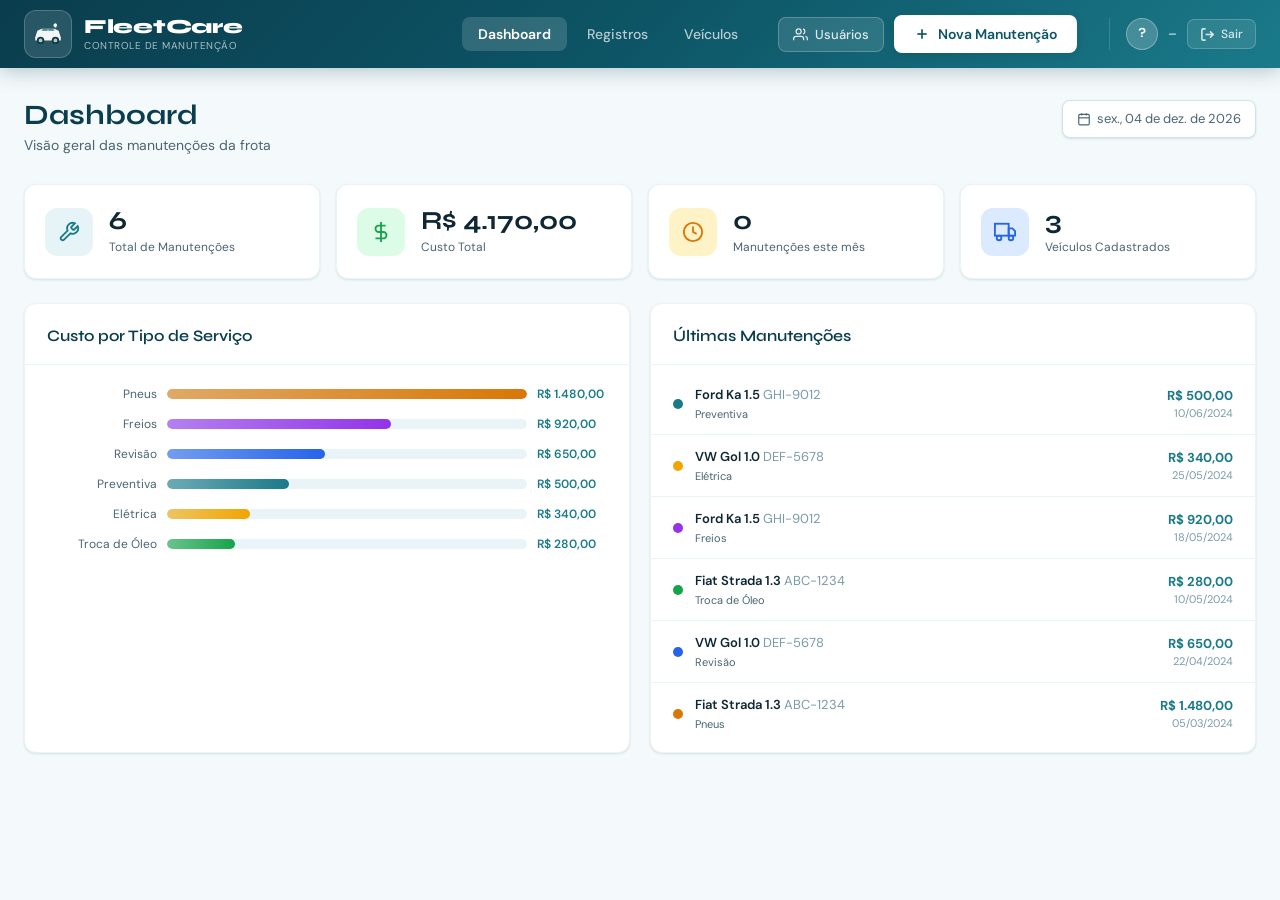
<file: index.html>
<!DOCTYPE html>
<html lang="pt-BR">
<head>
  <meta charset="UTF-8"/>
  <meta name="viewport" content="width=device-width, initial-scale=1.0"/>
  <title>FleetCare – Controle de Manutenção</title>
  <link rel="icon" href="data:image/svg+xml,<svg xmlns='http://www.w3.org/2000/svg' viewBox='0 0 100 100'><text y='.9em' font-size='90'>🚗</text></svg>"/>
  <link rel="stylesheet" href="style.css"/>
  <link href="https://fonts.googleapis.com/css2?family=Syne:wght@400;600;700;800&family=DM+Sans:ital,opsz,wght@0,9..40,300;0,9..40,400;0,9..40,500;1,9..40,300&display=swap" rel="stylesheet"/>
</head>
<body>

  <header class="header">
    <div class="header-inner">
      <div class="logo">
        <div class="logo-icon">
          <svg viewBox="0 0 64 64" fill="none" xmlns="http://www.w3.org/2000/svg">
            <path d="M8 38 L12 26 L20 22 L44 22 L52 26 L56 38 L56 44 L8 44 Z" fill="white" opacity="0.95"/>
            <path d="M19 26 L22 22 L42 22 L45 26 Z" fill="#1a6b78" opacity="0.6"/>
            <rect x="22" y="23" width="8" height="3" rx="1" fill="#1a6b78" opacity="0.5"/>
            <rect x="34" y="23" width="8" height="3" rx="1" fill="#1a6b78" opacity="0.5"/>
            <circle cx="18" cy="44" r="7" fill="#0d3d47"/>
            <circle cx="18" cy="44" r="3.5" fill="white" opacity="0.7"/>
            <circle cx="46" cy="44" r="7" fill="#0d3d47"/>
            <circle cx="46" cy="44" r="3.5" fill="white" opacity="0.7"/>
            <g transform="translate(38,8) scale(0.55)">
              <circle cx="14" cy="14" r="5" fill="white" opacity="0.9"/>
              <path d="M14 4 L15.5 8.5 L18 7 L17 10.5 L21 11 L18.5 14 L21 17 L17 17.5 L18 21 L15.5 19.5 L14 24 L12.5 19.5 L10 21 L11 17.5 L7 17 L9.5 14 L7 11 L11 10.5 L10 7 L12.5 8.5 Z" fill="white" opacity="0.9"/>
            </g>
          </svg>
        </div>
        <div class="logo-text">
          <span class="logo-name">FleetCare</span>
          <span class="logo-sub">Controle de Manutenção</span>
        </div>
      </div>
      <nav class="nav">
        <button type="button" class="nav-btn active" onclick="showSection('dashboard')">Dashboard</button>
        <button type="button" class="nav-btn" onclick="showSection('registros')">Registros</button>
        <button type="button" class="nav-btn" onclick="showSection('veiculos')">Veículos</button>
      </nav>
      <div class="header-actions">
        <button type="button" class="btn-header-mgmt" onclick="window.location.href='gerenciar-usuarios.html'" title="Gerenciar Usuários">
          <svg width="15" height="15" viewBox="0 0 24 24" fill="none" stroke="currentColor" stroke-width="2"><path d="M17 21v-2a4 4 0 0 0-4-4H5a4 4 0 0 0-4 4v2"/><circle cx="9" cy="7" r="4"/><path d="M23 21v-2a4 4 0 0 0-3-3.87"/><path d="M16 3.13a4 4 0 0 1 0 7.75"/></svg>
          Usuários
        </button>
        <button type="button" class="btn-primary" onclick="openModal()">
          <svg width="16" height="16" viewBox="0 0 24 24" fill="none" stroke="currentColor" stroke-width="2.5"><line x1="12" y1="5" x2="12" y2="19"/><line x1="5" y1="12" x2="19" y2="12"/></svg>
          Nova Manutenção
        </button>
      </div>
      <div class="header-user">
        <div class="header-user-avatar" id="userAvatar">?</div>
        <span class="header-user-name" id="userName">–</span>
        <button type="button" class="btn-logout" onclick="sair()">
          <svg width="15" height="15" viewBox="0 0 24 24" fill="none" stroke="currentColor" stroke-width="2.5"><path d="M9 21H5a2 2 0 0 1-2-2V5a2 2 0 0 1 2-2h4"/><polyline points="16 17 21 12 16 7"/><line x1="21" y1="12" x2="9" y2="12"/></svg>
          Sair
        </button>
      </div>
    </div>
  </header>

  <main class="main">

    <!-- DASHBOARD -->
    <section id="dashboard" class="section active">
      <div class="page-header">
        <div>
          <h1 class="page-title">Dashboard</h1>
          <p class="page-sub">Visão geral das manutenções da frota</p>
        </div>
        <div class="date-badge">
          <svg width="14" height="14" viewBox="0 0 24 24" fill="none" stroke="currentColor" stroke-width="2"><rect x="3" y="4" width="18" height="18" rx="2"/><line x1="16" y1="2" x2="16" y2="6"/><line x1="8" y1="2" x2="8" y2="6"/><line x1="3" y1="10" x2="21" y2="10"/></svg>
          <span id="currentDate"></span>
        </div>
      </div>
      <div class="kpi-grid">
        <div class="kpi-card kpi-primary">
          <div class="kpi-icon"><svg viewBox="0 0 24 24" fill="none" stroke="currentColor" stroke-width="2"><path d="M14.7 6.3a1 1 0 0 0 0 1.4l1.6 1.6a1 1 0 0 0 1.4 0l3.77-3.77a6 6 0 0 1-7.94 7.94l-6.91 6.91a2.12 2.12 0 0 1-3-3l6.91-6.91a6 6 0 0 1 7.94-7.94l-3.76 3.76z"/></svg></div>
          <div class="kpi-data"><span class="kpi-value" id="kpi-total">0</span><span class="kpi-label">Total de Manutenções</span></div>
        </div>
        <div class="kpi-card kpi-success">
          <div class="kpi-icon"><svg viewBox="0 0 24 24" fill="none" stroke="currentColor" stroke-width="2"><line x1="12" y1="1" x2="12" y2="23"/><path d="M17 5H9.5a3.5 3.5 0 0 0 0 7h5a3.5 3.5 0 0 1 0 7H6"/></svg></div>
          <div class="kpi-data"><span class="kpi-value" id="kpi-custo">R$ 0</span><span class="kpi-label">Custo Total</span></div>
        </div>
        <div class="kpi-card kpi-warning">
          <div class="kpi-icon"><svg viewBox="0 0 24 24" fill="none" stroke="currentColor" stroke-width="2"><circle cx="12" cy="12" r="10"/><polyline points="12 6 12 12 16 14"/></svg></div>
          <div class="kpi-data"><span class="kpi-value" id="kpi-mes">0</span><span class="kpi-label">Manutenções este mês</span></div>
        </div>
        <div class="kpi-card kpi-info">
          <div class="kpi-icon"><svg viewBox="0 0 24 24" fill="none" stroke="currentColor" stroke-width="2"><rect x="1" y="3" width="15" height="13"/><polygon points="16 8 20 8 23 11 23 16 16 16 16 8"/><circle cx="5.5" cy="18.5" r="2.5"/><circle cx="18.5" cy="18.5" r="2.5"/></svg></div>
          <div class="kpi-data"><span class="kpi-value" id="kpi-veiculos">0</span><span class="kpi-label">Veículos Cadastrados</span></div>
        </div>
      </div>
      <div class="charts-row">
        <div class="card chart-card">
          <div class="card-header"><h2 class="card-title">Custo por Tipo de Serviço</h2></div>
          <div class="chart-container" id="chartTipos"></div>
        </div>
        <div class="card chart-card">
          <div class="card-header"><h2 class="card-title">Últimas Manutenções</h2></div>
          <div id="ultimasManutencoes" class="lista-ultimas"></div>
        </div>
      </div>
    </section>

    <!-- REGISTROS -->
    <section id="registros" class="section">
      <div class="page-header">
        <div>
          <h1 class="page-title">Registros</h1>
          <p class="page-sub">Histórico completo de manutenções</p>
        </div>
        <div class="filters">
          <select class="filter-select" id="filterTipo" onchange="renderTable()">
            <option value="">Todos os tipos</option>
            <option>Preventiva</option><option>Corretiva</option><option>Revisão</option>
            <option>Troca de Óleo</option><option>Pneus</option><option>Freios</option>
            <option>Elétrica</option><option>Outro</option>
          </select>
          <input type="text" class="filter-input" id="filterSearch" placeholder="🔍 Buscar veículo ou serviço..." oninput="renderTable()"/>
        </div>
      </div>
      <div class="card table-card">
        <div class="table-wrapper">
          <table class="data-table">
            <thead>
              <tr>
                <th>Data</th><th>Veículo</th><th>Placa</th><th>Tipo de Serviço</th>
                <th>Oficina / Fornecedor</th><th>Custo</th><th>Status</th><th></th>
              </tr>
            </thead>
            <tbody id="tableBody"></tbody>
          </table>
          <div id="emptyState" class="empty-state" style="display:none">
            <svg width="48" height="48" viewBox="0 0 24 24" fill="none" stroke="currentColor" stroke-width="1.5"><path d="M14.7 6.3a1 1 0 0 0 0 1.4l1.6 1.6a1 1 0 0 0 1.4 0l3.77-3.77a6 6 0 0 1-7.94 7.94l-6.91 6.91a2.12 2.12 0 0 1-3-3l6.91-6.91a6 6 0 0 1 7.94-7.94l-3.76 3.76z"/></svg>
            <p>Nenhum registro encontrado</p>
            <button type="button" class="btn-primary" onclick="openModal()">Cadastrar Manutenção</button>
          </div>
        </div>
      </div>
    </section>

    <!-- VEÍCULOS -->
    <section id="veiculos" class="section">
      <div class="page-header">
        <div>
          <h1 class="page-title">Veículos</h1>
          <p class="page-sub">Frota cadastrada</p>
        </div>
        <button type="button" class="btn-primary" onclick="openVeiculoModal()">
          <svg width="16" height="16" viewBox="0 0 24 24" fill="none" stroke="currentColor" stroke-width="2.5"><line x1="12" y1="5" x2="12" y2="19"/><line x1="5" y1="12" x2="19" y2="12"/></svg>
          Novo Veículo
        </button>
      </div>
      <div class="veiculos-grid" id="veiculosGrid"></div>
      <div id="emptyVeiculos" class="empty-state" style="display:none">
        <svg width="48" height="48" viewBox="0 0 24 24" fill="none" stroke="currentColor" stroke-width="1.5"><rect x="1" y="3" width="15" height="13"/><polygon points="16 8 20 8 23 11 23 16 16 16 16 8"/><circle cx="5.5" cy="18.5" r="2.5"/><circle cx="18.5" cy="18.5" r="2.5"/></svg>
        <p>Nenhum veículo cadastrado</p>
        <button type="button" class="btn-primary" onclick="openVeiculoModal()">Cadastrar Veículo</button>
      </div>
    </section>

  </main>

  <!-- MODAL MANUTENÇÃO -->
  <div class="modal-overlay" id="modalOverlay">
    <div class="modal">
      <div class="modal-header">
        <div class="modal-title-row">
          <h2 class="modal-title" id="modalTitle">Nova Manutenção</h2>
          <button type="button" class="modal-close" onclick="closeModal()">
            <svg width="18" height="18" viewBox="0 0 24 24" fill="none" stroke="currentColor" stroke-width="2"><line x1="18" y1="6" x2="6" y2="18"/><line x1="6" y1="6" x2="18" y2="18"/></svg>
          </button>
        </div>
      </div>
      <div class="modal-body">
        <input type="hidden" id="editIndex" value="-1"/>
        <div class="form-grid">
          <div class="form-group">
            <label class="form-label">Veículo *</label>
            <select class="form-input" id="formVeiculo"><option value="">Selecione um veículo</option></select>
          </div>
          <div class="form-group">
            <label class="form-label">Data da Manutenção *</label>
            <input type="date" class="form-input" id="formData"/>
          </div>
          <div class="form-group">
            <label class="form-label">Tipo de Serviço *</label>
            <select class="form-input" id="formTipo">
              <option value="">Selecione o tipo</option>
              <option>Preventiva</option><option>Corretiva</option><option>Revisão</option>
              <option>Troca de Óleo</option><option>Pneus</option><option>Freios</option>
              <option>Elétrica</option><option>Outro</option>
            </select>
          </div>
          <div class="form-group">
            <label class="form-label">Custo (R$) *</label>
            <input type="number" class="form-input" id="formCusto" placeholder="0,00" min="0" step="0.01"/>
          </div>
          <div class="form-group form-full">
            <label class="form-label">Oficina / Fornecedor</label>
            <input type="text" class="form-input" id="formOficina" placeholder="Nome da oficina ou fornecedor"/>
          </div>
          <div class="form-group">
            <label class="form-label">Km do Veículo</label>
            <input type="number" class="form-input" id="formKm" placeholder="Ex: 45000"/>
          </div>
          <div class="form-group">
            <label class="form-label">Status</label>
            <select class="form-input" id="formStatus">
              <option value="Concluído">Concluído</option>
              <option value="Em andamento">Em andamento</option>
              <option value="Agendado">Agendado</option>
            </select>
          </div>
          <div class="form-group form-full">
            <label class="form-label">Descrição / Observações</label>
            <textarea class="form-input form-textarea" id="formDesc" placeholder="Descreva os serviços realizados..."></textarea>
          </div>
        </div>
      </div>
      <div class="modal-footer">
        <button type="button" class="btn-secondary" onclick="closeModal()">Cancelar</button>
        <button type="button" class="btn-primary" onclick="saveManutencao()">
          <svg width="16" height="16" viewBox="0 0 24 24" fill="none" stroke="currentColor" stroke-width="2.5"><polyline points="20 6 9 17 4 12"/></svg>
          Salvar Registro
        </button>
      </div>
    </div>
  </div>

  <!-- MODAL VEÍCULO -->
  <div class="modal-overlay" id="veiculoModalOverlay">
    <div class="modal modal-sm">
      <div class="modal-header">
        <div class="modal-title-row">
          <h2 class="modal-title">Cadastrar Veículo</h2>
          <button type="button" class="modal-close" onclick="closeVeiculoModal()">
            <svg width="18" height="18" viewBox="0 0 24 24" fill="none" stroke="currentColor" stroke-width="2"><line x1="18" y1="6" x2="6" y2="18"/><line x1="6" y1="6" x2="18" y2="18"/></svg>
          </button>
        </div>
      </div>
      <div class="modal-body">
        <div class="form-grid">
          <div class="form-group">
            <label class="form-label">Modelo / Descrição *</label>
            <input type="text" class="form-input" id="vFormModelo" placeholder="Ex: Fiat Strada 1.3"/>
          </div>
          <div class="form-group">
            <label class="form-label">Placa *</label>
            <input type="text" class="form-input" id="vFormPlaca" placeholder="ABC-1234" maxlength="8"/>
          </div>
          <div class="form-group">
            <label class="form-label">Ano</label>
            <input type="number" class="form-input" id="vFormAno" placeholder="2022" min="1990" max="2030"/>
          </div>
          <div class="form-group">
            <label class="form-label">Cor</label>
            <input type="text" class="form-input" id="vFormCor" placeholder="Branco"/>
          </div>
          <div class="form-group">
            <label class="form-label">Departamento / Setor</label>
            <input type="text" class="form-input" id="vFormSetor" placeholder="Ex: Comercial, Logística..."/>
          </div>
          <div class="form-group">
            <label class="form-label">Responsável</label>
            <input type="text" class="form-input" id="vFormResp" placeholder="Nome do motorista/responsável"/>
          </div>
        </div>
      </div>
      <div class="modal-footer">
        <button type="button" class="btn-secondary" onclick="closeVeiculoModal()">Cancelar</button>
        <button type="button" class="btn-primary" onclick="saveVeiculo()">
          <svg width="16" height="16" viewBox="0 0 24 24" fill="none" stroke="currentColor" stroke-width="2.5"><polyline points="20 6 9 17 4 12"/></svg>
          Cadastrar
        </button>
      </div>
    </div>
  </div>

  <div class="toast" id="toast"></div>

  <script src="app.js"></script>
</body>
</html>
</file>
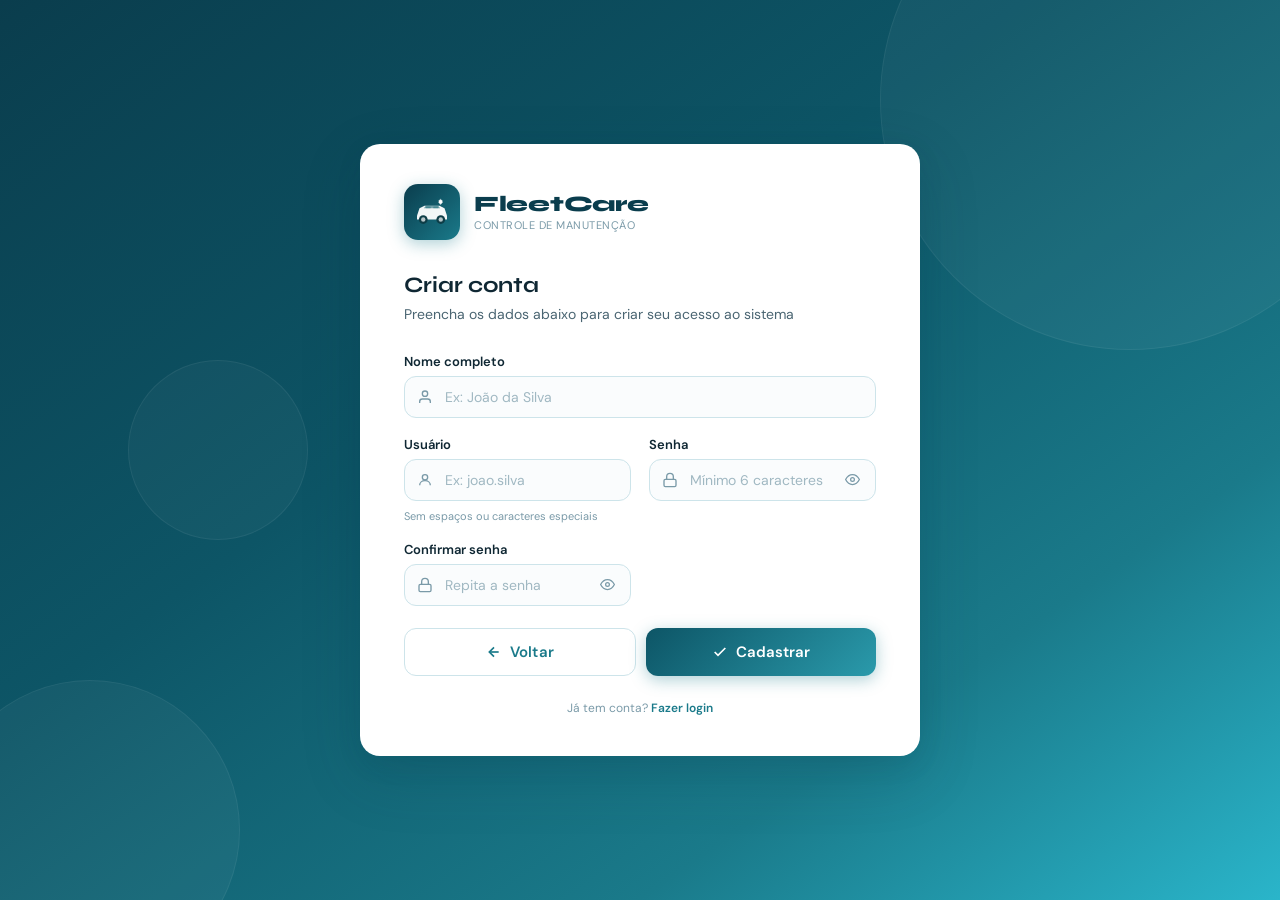
<file: cadastro.html>
<!DOCTYPE html>
<html lang="pt-BR">
<head>
  <meta charset="UTF-8"/>
  <meta name="viewport" content="width=device-width, initial-scale=1.0"/>
  <title>FleetCare – Cadastro</title>
  <link rel="icon" href="data:image/svg+xml,<svg xmlns='http://www.w3.org/2000/svg' viewBox='0 0 100 100'><text y='.9em' font-size='90'>🚗</text></svg>"/>
  <link href="https://fonts.googleapis.com/css2?family=Syne:wght@400;600;700;800&family=DM+Sans:ital,opsz,wght@0,9..40,300;0,9..40,400;0,9..40,500;1,9..40,300&display=swap" rel="stylesheet"/>
  <link rel="stylesheet" href="auth.css"/>
</head>
<body>
  <div class="auth-bg">
    <div class="auth-bg-shapes">
      <div class="shape shape-1"></div>
      <div class="shape shape-2"></div>
      <div class="shape shape-3"></div>
    </div>
    <div class="auth-card auth-card-wide">
      <div class="auth-logo">
        <div class="auth-logo-icon">
          <svg viewBox="0 0 64 64" fill="none" xmlns="http://www.w3.org/2000/svg">
            <path d="M8 38 L12 26 L20 22 L44 22 L52 26 L56 38 L56 44 L8 44 Z" fill="white" opacity="0.95"/>
            <path d="M19 26 L22 22 L42 22 L45 26 Z" fill="#1a6b78" opacity="0.6"/>
            <rect x="22" y="23" width="8" height="3" rx="1" fill="#1a6b78" opacity="0.5"/>
            <rect x="34" y="23" width="8" height="3" rx="1" fill="#1a6b78" opacity="0.5"/>
            <circle cx="18" cy="44" r="7" fill="#0d3d47"/>
            <circle cx="18" cy="44" r="3.5" fill="white" opacity="0.7"/>
            <circle cx="46" cy="44" r="7" fill="#0d3d47"/>
            <circle cx="46" cy="44" r="3.5" fill="white" opacity="0.7"/>
            <g transform="translate(38,8) scale(0.55)">
              <circle cx="14" cy="14" r="5" fill="white" opacity="0.9"/>
              <path d="M14 4 L15.5 8.5 L18 7 L17 10.5 L21 11 L18.5 14 L21 17 L17 17.5 L18 21 L15.5 19.5 L14 24 L12.5 19.5 L10 21 L11 17.5 L7 17 L9.5 14 L7 11 L11 10.5 L10 7 L12.5 8.5 Z" fill="white" opacity="0.9"/>
            </g>
          </svg>
        </div>
        <div>
          <div class="auth-logo-name">FleetCare</div>
          <div class="auth-logo-sub">Controle de Manutenção</div>
        </div>
      </div>

      <div class="auth-header">
        <h1 class="auth-title">Criar conta</h1>
        <p class="auth-desc">Preencha os dados abaixo para criar seu acesso ao sistema</p>
      </div>

      <div class="auth-form">
        <div class="form-grid-2">
          <div class="form-group form-span-2">
            <label class="form-label">Nome completo</label>
            <div class="input-wrapper">
              <span class="input-icon">
                <svg width="16" height="16" viewBox="0 0 24 24" fill="none" stroke="currentColor" stroke-width="2"><path d="M20 21v-2a4 4 0 0 0-4-4H8a4 4 0 0 0-4 4v2"/><circle cx="12" cy="7" r="4"/></svg>
              </span>
              <input type="text" class="form-input" id="cadNome" placeholder="Ex: João da Silva" autocomplete="name"/>
            </div>
          </div>
          <div class="form-group">
            <label class="form-label">Usuário</label>
            <div class="input-wrapper">
              <span class="input-icon">
                <svg width="16" height="16" viewBox="0 0 24 24" fill="none" stroke="currentColor" stroke-width="2"><circle cx="12" cy="8" r="4"/><path d="M4 20c0-4 3.6-7 8-7s8 3 8 7"/></svg>
              </span>
              <input type="text" class="form-input" id="cadUsuario" placeholder="Ex: joao.silva" autocomplete="username"/>
            </div>
            <span class="form-hint">Sem espaços ou caracteres especiais</span>
          </div>
          <div class="form-group">
            <label class="form-label">Senha</label>
            <div class="input-wrapper">
              <span class="input-icon">
                <svg width="16" height="16" viewBox="0 0 24 24" fill="none" stroke="currentColor" stroke-width="2"><rect x="3" y="11" width="18" height="11" rx="2"/><path d="M7 11V7a5 5 0 0 1 10 0v4"/></svg>
              </span>
              <input type="password" class="form-input" id="cadSenha" placeholder="Mínimo 6 caracteres" autocomplete="new-password" oninput="checkSenhaForte()"/>
              <button type="button" class="toggle-pass" onclick="togglePass('cadSenha', this)" tabindex="-1">
                <svg width="15" height="15" viewBox="0 0 24 24" fill="none" stroke="currentColor" stroke-width="2"><path d="M1 12s4-8 11-8 11 8 11 8-4 8-11 8-11-8-11-8z"/><circle cx="12" cy="12" r="3"/></svg>
              </button>
            </div>
            <div class="senha-forte" id="senhaForte" style="display:none">
              <div class="senha-barra"><div class="senha-barra-fill" id="senhaBarraFill"></div></div>
              <span class="senha-label" id="senhaLabel"></span>
            </div>
          </div>
          <div class="form-group">
            <label class="form-label">Confirmar senha</label>
            <div class="input-wrapper">
              <span class="input-icon">
                <svg width="16" height="16" viewBox="0 0 24 24" fill="none" stroke="currentColor" stroke-width="2"><rect x="3" y="11" width="18" height="11" rx="2"/><path d="M7 11V7a5 5 0 0 1 10 0v4"/></svg>
              </span>
              <input type="password" class="form-input" id="cadConfirma" placeholder="Repita a senha" autocomplete="new-password"/>
              <button type="button" class="toggle-pass" onclick="togglePass('cadConfirma', this)" tabindex="-1">
                <svg width="15" height="15" viewBox="0 0 24 24" fill="none" stroke="currentColor" stroke-width="2"><path d="M1 12s4-8 11-8 11 8 11 8-4 8-11 8-11-8-11-8z"/><circle cx="12" cy="12" r="3"/></svg>
              </button>
            </div>
          </div>
        </div>
        <div id="cadErro" class="auth-erro" style="display:none"></div>
        <div class="auth-actions auth-actions-2">
          <button type="button" class="btn-auth btn-outline-auth" onclick="voltar()">
            <svg width="16" height="16" viewBox="0 0 24 24" fill="none" stroke="currentColor" stroke-width="2.5"><line x1="19" y1="12" x2="5" y2="12"/><polyline points="12 19 5 12 12 5"/></svg>
            Voltar
          </button>
          <button type="button" class="btn-auth btn-primary-auth" onclick="cadastrar()">
            <svg width="16" height="16" viewBox="0 0 24 24" fill="none" stroke="currentColor" stroke-width="2.5"><polyline points="20 6 9 17 4 12"/></svg>
            Cadastrar
          </button>
        </div>
      </div>

      <div class="auth-footer">
        <span>Já tem conta? <a href="login.html" class="auth-link">Fazer login</a></span>
      </div>
    </div>
  </div>
  <div class="toast" id="toast"></div>
  <script src="auth.js"></script>
</body>
</html>
</file>
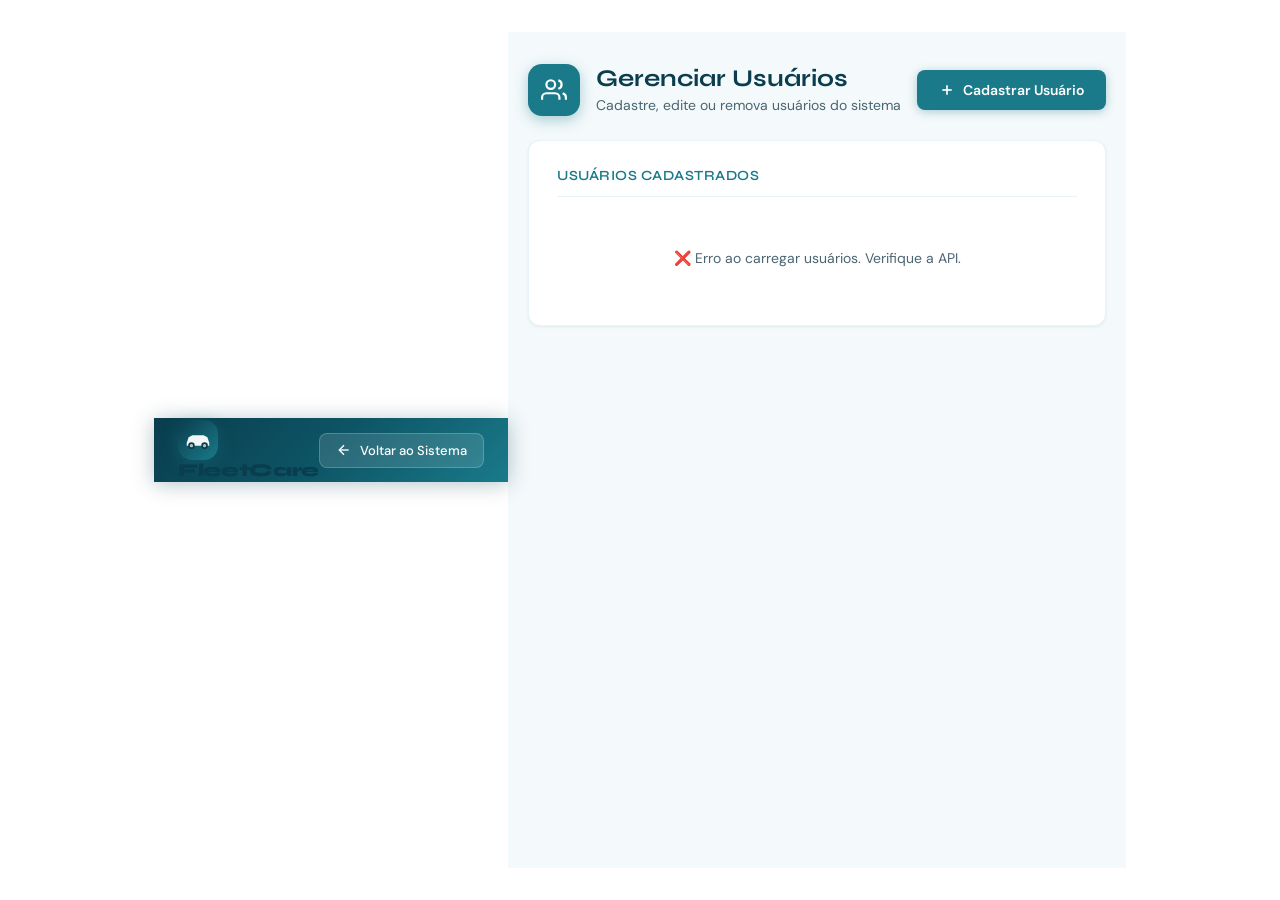
<file: gerenciar-usuarios.html>
<!DOCTYPE html>
<html lang="pt-BR">
<head>
  <meta charset="UTF-8"/>
  <meta name="viewport" content="width=device-width, initial-scale=1.0"/>
  <title>FleetCare – Gerenciar Usuários</title>
  <link rel="icon" href="data:image/svg+xml,<svg xmlns='http://www.w3.org/2000/svg' viewBox='0 0 100 100'><text y='.9em' font-size='90'>👤</text></svg>"/>
  <link href="https://fonts.googleapis.com/css2?family=Syne:wght@400;600;700;800&family=DM+Sans:ital,opsz,wght@0,9..40,300;0,9..40,400;0,9..40,500;1,9..40,300&display=swap" rel="stylesheet"/>
  <link rel="stylesheet" href="auth.css"/>
  <link rel="stylesheet" href="cadastros.css"/>
</head>
<body>

  <!-- HEADER -->
  <header class="cad-header">
    <div class="cad-header-inner">
      <div class="logo" onclick="window.location.href='index.html'" style="cursor:pointer">
        <div class="auth-logo-icon" style="width:40px;height:40px;padding:5px">
          <svg viewBox="0 0 64 64" fill="none" xmlns="http://www.w3.org/2000/svg">
            <path d="M8 38 L12 26 L20 22 L44 22 L52 26 L56 38 L56 44 L8 44 Z" fill="white" opacity="0.95"/>
            <circle cx="18" cy="44" r="7" fill="#0d3d47"/><circle cx="18" cy="44" r="3.5" fill="white" opacity="0.7"/>
            <circle cx="46" cy="44" r="7" fill="#0d3d47"/><circle cx="46" cy="44" r="3.5" fill="white" opacity="0.7"/>
          </svg>
        </div>
        <span class="auth-logo-name" style="font-size:18px">FleetCare</span>
      </div>
      <button type="button" class="cad-back-btn" onclick="window.location.href='index.html'">
        <svg width="16" height="16" viewBox="0 0 24 24" fill="none" stroke="currentColor" stroke-width="2"><line x1="19" y1="12" x2="5" y2="12"/><polyline points="12 19 5 12 12 5"/></svg>
        Voltar ao Sistema
      </button>
    </div>
  </header>

  <div class="cad-page">
    <div class="cad-container">

      <!-- TÍTULO + BOTÃO CADASTRAR -->
      <div class="cad-title-area" style="justify-content:space-between">
        <div style="display:flex;align-items:center;gap:16px">
          <div class="cad-icon-box">
            <svg width="26" height="26" viewBox="0 0 24 24" fill="none" stroke="currentColor" stroke-width="2"><path d="M17 21v-2a4 4 0 0 0-4-4H5a4 4 0 0 0-4 4v2"/><circle cx="9" cy="7" r="4"/><path d="M23 21v-2a4 4 0 0 0-3-3.87"/><path d="M16 3.13a4 4 0 0 1 0 7.75"/></svg>
          </div>
          <div>
            <h1 class="cad-title">Gerenciar Usuários</h1>
            <p class="cad-subtitle">Cadastre, edite ou remova usuários do sistema</p>
          </div>
        </div>
        <button type="button" class="gu-btn-novo" onclick="abrirModalCadastro()">
          <svg width="16" height="16" viewBox="0 0 24 24" fill="none" stroke="currentColor" stroke-width="2.5"><line x1="12" y1="5" x2="12" y2="19"/><line x1="5" y1="12" x2="19" y2="12"/></svg>
          Cadastrar Usuário
        </button>
      </div>

      <!-- TABELA DE USUÁRIOS -->
      <div class="cad-card">
        <div class="cad-section-title">Usuários Cadastrados</div>
        <div id="loadingMsg" style="text-align:center;padding:32px;color:var(--text-muted);font-size:14px">
          <svg width="20" height="20" viewBox="0 0 24 24" fill="none" stroke="currentColor" stroke-width="2" style="animation:spin 1s linear infinite;vertical-align:middle;margin-right:8px"><path d="M12 2v4M12 18v4M4.93 4.93l2.83 2.83M16.24 16.24l2.83 2.83M2 12h4M18 12h4M4.93 19.07l2.83-2.83M16.24 7.76l2.83-2.83"/></svg>
          Carregando usuários...
        </div>
        <div class="cad-table-wrapper" id="tabelaWrapper" style="display:none">
          <table class="cad-table">
            <thead>
              <tr>
                <th>#</th>
                <th>Nome</th>
                <th>Usuário (login)</th>
                <th>Cadastrado em</th>
                <th style="text-align:right">Ações</th>
              </tr>
            </thead>
            <tbody id="tabelaUsuarios"></tbody>
          </table>
        </div>
        <div id="emptyUsuarios" class="cad-empty" style="display:none">
          <svg width="40" height="40" viewBox="0 0 24 24" fill="none" stroke="currentColor" stroke-width="1.5"><path d="M17 21v-2a4 4 0 0 0-4-4H5a4 4 0 0 0-4 4v2"/><circle cx="9" cy="7" r="4"/></svg>
          <p>Nenhum usuário cadastrado</p>
        </div>
      </div>

    </div>
  </div>

  <!-- ══════════════════════════════════════════════
       MODAL CADASTRAR / EDITAR USUÁRIO
  ══════════════════════════════════════════════ -->
  <div class="modal-overlay" id="modalUsuario">
    <div class="cad-modal" style="max-width:480px">
      <div class="cad-modal-header">
        <h3 id="modalUsuarioTitulo">Cadastrar Usuário</h3>
        <button type="button" class="modal-close-btn" onclick="fecharModal()">
          <svg width="18" height="18" viewBox="0 0 24 24" fill="none" stroke="currentColor" stroke-width="2"><line x1="18" y1="6" x2="6" y2="18"/><line x1="6" y1="6" x2="18" y2="18"/></svg>
        </button>
      </div>
      <div class="cad-modal-body">
        <input type="hidden" id="editUserId"/>
        <div style="display:flex;flex-direction:column;gap:16px">

          <div class="form-group">
            <label class="form-label">Nome completo *</label>
            <div class="input-wrapper">
              <span class="input-icon">
                <svg width="16" height="16" viewBox="0 0 24 24" fill="none" stroke="currentColor" stroke-width="2"><path d="M20 21v-2a4 4 0 0 0-4-4H8a4 4 0 0 0-4 4v2"/><circle cx="12" cy="7" r="4"/></svg>
              </span>
              <input type="text" class="form-input" id="muNome" placeholder="Ex: João da Silva"/>
            </div>
          </div>

          <div class="form-group">
            <label class="form-label">Usuário (login) *</label>
            <div class="input-wrapper">
              <span class="input-icon">
                <svg width="16" height="16" viewBox="0 0 24 24" fill="none" stroke="currentColor" stroke-width="2"><circle cx="12" cy="8" r="4"/><path d="M4 20c0-4 3.6-7 8-7s8 3 8 7"/></svg>
              </span>
              <input type="text" class="form-input" id="muLogin" placeholder="Ex: joao.silva"/>
            </div>
            <span class="form-hint">Sem espaços ou caracteres especiais</span>
          </div>

          <!-- Senha só aparece no cadastro, não na edição -->
          <div class="form-group" id="senhaGroup">
            <label class="form-label">Senha *</label>
            <div class="input-wrapper">
              <span class="input-icon">
                <svg width="16" height="16" viewBox="0 0 24 24" fill="none" stroke="currentColor" stroke-width="2"><rect x="3" y="11" width="18" height="11" rx="2"/><path d="M7 11V7a5 5 0 0 1 10 0v4"/></svg>
              </span>
              <input type="password" class="form-input" id="muSenha" placeholder="Mínimo 6 caracteres" oninput="checkSenhaModal()"/>
              <button type="button" class="toggle-pass" onclick="togglePassModal()" tabindex="-1">
                <svg width="15" height="15" viewBox="0 0 24 24" fill="none" stroke="currentColor" stroke-width="2"><path d="M1 12s4-8 11-8 11 8 11 8-4 8-11 8-11-8-11-8z"/><circle cx="12" cy="12" r="3"/></svg>
              </button>
            </div>
            <div class="senha-forte" id="senhaForteModal" style="display:none">
              <div class="senha-barra"><div class="senha-barra-fill" id="senhaBarraModal"></div></div>
              <span class="senha-label" id="senhaLabelModal"></span>
            </div>
          </div>

          <div class="form-group" id="confirmaGroup">
            <label class="form-label">Confirmar senha *</label>
            <div class="input-wrapper">
              <span class="input-icon">
                <svg width="16" height="16" viewBox="0 0 24 24" fill="none" stroke="currentColor" stroke-width="2"><rect x="3" y="11" width="18" height="11" rx="2"/><path d="M7 11V7a5 5 0 0 1 10 0v4"/></svg>
              </span>
              <input type="password" class="form-input" id="muConfirma" placeholder="Repita a senha"/>
              <button type="button" class="toggle-pass" onclick="togglePassModal2()" tabindex="-1">
                <svg width="15" height="15" viewBox="0 0 24 24" fill="none" stroke="currentColor" stroke-width="2"><path d="M1 12s4-8 11-8 11 8 11 8-4 8-11 8-11-8-11-8z"/><circle cx="12" cy="12" r="3"/></svg>
              </button>
            </div>
          </div>

        </div>
        <div id="modalErro" class="auth-erro" style="display:none;margin-top:14px"></div>
      </div>
      <div class="cad-modal-footer">
        <button type="button" class="btn-auth btn-outline-auth" style="flex:1" onclick="fecharModal()">Cancelar</button>
        <button type="button" class="btn-auth btn-primary-auth" style="flex:1" id="btnSalvarUsuario" onclick="salvarUsuario()">
          <svg width="16" height="16" viewBox="0 0 24 24" fill="none" stroke="currentColor" stroke-width="2.5"><polyline points="20 6 9 17 4 12"/></svg>
          Salvar
        </button>
      </div>
    </div>
  </div>

  <!-- MODAL CONFIRMAÇÃO EXCLUSÃO -->
  <div class="modal-overlay" id="modalDeletar">
    <div class="cad-modal" style="max-width:400px">
      <div class="cad-modal-header">
        <h3 style="color:#dc2626">Remover Usuário</h3>
        <button type="button" class="modal-close-btn" onclick="fecharModalDeletar()">
          <svg width="18" height="18" viewBox="0 0 24 24" fill="none" stroke="currentColor" stroke-width="2"><line x1="18" y1="6" x2="6" y2="18"/><line x1="6" y1="6" x2="18" y2="18"/></svg>
        </button>
      </div>
      <div class="cad-modal-body">
        <p style="font-size:14px;color:var(--text-muted);line-height:1.6">
          Tem certeza que deseja remover o usuário <strong id="nomeParaDeletar"></strong>?<br/>
          Esta ação não pode ser desfeita.
        </p>
      </div>
      <div class="cad-modal-footer">
        <button type="button" class="btn-auth btn-outline-auth" style="flex:1" onclick="fecharModalDeletar()">Cancelar</button>
        <button type="button" class="btn-auth" style="flex:1;background:#dc2626;color:white;border:none;border-radius:12px;font-family:'DM Sans',sans-serif;font-size:15px;font-weight:600;padding:13px 24px;cursor:pointer" id="btnConfirmarDeletar" onclick="confirmarDeletar()">
          <svg width="16" height="16" viewBox="0 0 24 24" fill="none" stroke="currentColor" stroke-width="2.5"><polyline points="3 6 5 6 21 6"/><path d="M19 6l-1 14H6L5 6"/><path d="M9 6V4h6v2"/></svg>
          Remover
        </button>
      </div>
    </div>
  </div>

  <div class="toast" id="toast"></div>

  <script>
    const API_URL = 'https://fleetcare-api.onrender.com';
    let usuarioParaDeletar = null;
    let modoEdicao = false;

    // ── TOAST ──
    let toastTimer;
    function showToast(msg) {
      const el = document.getElementById('toast');
      el.textContent = msg; el.className = 'toast show';
      clearTimeout(toastTimer);
      toastTimer = setTimeout(() => el.classList.remove('show'), 3000);
    }
    function showErro(id, msg) {
      const el = document.getElementById(id);
      el.textContent = msg; el.style.display = 'block';
    }
    function hideErro(id) {
      const el = document.getElementById(id);
      if (el) el.style.display = 'none';
    }
    function setLoading(btnId, loading, textoHTML) {
      const btn = document.getElementById(btnId);
      if (!btn) return;
      btn.disabled = loading;
      btn.innerHTML = loading
        ? `<svg width="16" height="16" viewBox="0 0 24 24" fill="none" stroke="currentColor" stroke-width="2" style="animation:spin 1s linear infinite"><path d="M12 2v4M12 18v4M4.93 4.93l2.83 2.83M16.24 16.24l2.83 2.83M2 12h4M18 12h4M4.93 19.07l2.83-2.83M16.24 7.76l2.83-2.83"/></svg> Aguarde...`
        : textoHTML;
    }

    function formatDate(str) {
      if (!str) return '–';
      const d = new Date(str);
      return d.toLocaleDateString('pt-BR', { day:'2-digit', month:'2-digit', year:'numeric' });
    }

    // ── FORÇA SENHA ──
    function checkSenhaModal() {
      const senha = document.getElementById('muSenha').value || '';
      const el    = document.getElementById('senhaForteModal');
      const fill  = document.getElementById('senhaBarraModal');
      const label = document.getElementById('senhaLabelModal');
      if (!senha) { el.style.display = 'none'; return; }
      el.style.display = 'flex';
      let score = 0;
      if (senha.length >= 6)          score++;
      if (senha.length >= 10)         score++;
      if (/[A-Z]/.test(senha))        score++;
      if (/[0-9]/.test(senha))        score++;
      if (/[^A-Za-z0-9]/.test(senha)) score++;
      const niveis = [
        { label:'Muito fraca', color:'#ef4444', w:'20%' },
        { label:'Fraca',       color:'#f97316', w:'40%' },
        { label:'Razoável',    color:'#eab308', w:'60%' },
        { label:'Forte',       color:'#22c55e', w:'80%' },
        { label:'Muito forte', color:'#16a34a', w:'100%'},
      ];
      const n = niveis[Math.min(score-1, 4)] || niveis[0];
      fill.style.width = n.w; fill.style.background = n.color;
      label.textContent = n.label; label.style.color = n.color;
    }

    function togglePassModal() {
      const i = document.getElementById('muSenha');
      i.type = i.type === 'password' ? 'text' : 'password';
    }
    function togglePassModal2() {
      const i = document.getElementById('muConfirma');
      i.type = i.type === 'password' ? 'text' : 'password';
    }

    // ── CARREGAR USUÁRIOS ──
    async function carregarUsuarios() {
      try {
        const resp = await fetch(`${API_URL}/api/usuarios`);
        const usuarios = await resp.json();
        document.getElementById('loadingMsg').style.display = 'none';

        if (!usuarios.length) {
          document.getElementById('emptyUsuarios').style.display = 'flex';
          document.getElementById('tabelaWrapper').style.display = 'none';
          return;
        }

        document.getElementById('emptyUsuarios').style.display = 'none';
        document.getElementById('tabelaWrapper').style.display = 'block';

        document.getElementById('tabelaUsuarios').innerHTML = usuarios.map(u => `
          <tr>
            <td><span style="font-size:12px;color:var(--text-light)">#${u.usuario_id}</span></td>
            <td><strong>${u.nome}</strong></td>
            <td><span class="cad-placa" style="letter-spacing:0">${u.login}</span></td>
            <td style="font-size:13px;color:var(--text-muted)">${formatDate(u.atualizado_em)}</td>
            <td>
              <div style="display:flex;gap:8px;justify-content:flex-end">
                <button type="button" class="gu-btn-editar" onclick="abrirModalEdicao(${u.usuario_id}, '${u.nome.replace(/'/g,"\\'")}', '${u.login}')" title="Editar">
                  <svg width="14" height="14" viewBox="0 0 24 24" fill="none" stroke="currentColor" stroke-width="2"><path d="M11 4H4a2 2 0 0 0-2 2v14a2 2 0 0 0 2 2h14a2 2 0 0 0 2-2v-7"/><path d="M18.5 2.5a2.121 2.121 0 0 1 3 3L12 15l-4 1 1-4 9.5-9.5z"/></svg>
                  Editar
                </button>
                <button type="button" class="cad-btn-del" style="width:auto;padding:0 12px;gap:6px;display:flex;align-items:center;font-size:13px;font-weight:500" onclick="abrirModalDeletar(${u.usuario_id}, '${u.nome.replace(/'/g,"\\'")}')">
                  <svg width="13" height="13" viewBox="0 0 24 24" fill="none" stroke="currentColor" stroke-width="2"><polyline points="3 6 5 6 21 6"/><path d="M19 6l-1 14H6L5 6"/><path d="M9 6V4h6v2"/></svg>
                  Apagar
                </button>
              </div>
            </td>
          </tr>
        `).join('');
      } catch (e) {
        document.getElementById('loadingMsg').innerHTML = '❌ Erro ao carregar usuários. Verifique a API.';
        console.error(e);
      }
    }

    // ── MODAL CADASTRO ──
    function abrirModalCadastro() {
      modoEdicao = false;
      document.getElementById('modalUsuarioTitulo').textContent = 'Cadastrar Usuário';
      document.getElementById('editUserId').value = '';
      document.getElementById('muNome').value    = '';
      document.getElementById('muLogin').value   = '';
      document.getElementById('muSenha').value   = '';
      document.getElementById('muConfirma').value = '';
      document.getElementById('senhaForteModal').style.display = 'none';
      document.getElementById('senhaGroup').style.display    = 'flex';
      document.getElementById('confirmaGroup').style.display = 'flex';
      hideErro('modalErro');
      document.getElementById('modalUsuario').classList.add('open');
      setTimeout(() => document.getElementById('muNome').focus(), 100);
    }

    // ── MODAL EDIÇÃO ──
    function abrirModalEdicao(id, nome, login) {
      modoEdicao = true;
      document.getElementById('modalUsuarioTitulo').textContent = 'Editar Usuário';
      document.getElementById('editUserId').value  = id;
      document.getElementById('muNome').value      = nome;
      document.getElementById('muLogin').value     = login;
      document.getElementById('senhaGroup').style.display    = 'none';
      document.getElementById('confirmaGroup').style.display = 'none';
      hideErro('modalErro');
      document.getElementById('modalUsuario').classList.add('open');
      setTimeout(() => document.getElementById('muNome').focus(), 100);
    }

    function fecharModal() {
      document.getElementById('modalUsuario').classList.remove('open');
    }

    // ── SALVAR (CADASTRO OU EDIÇÃO) ──
    async function salvarUsuario() {
      hideErro('modalErro');
      const nome    = document.getElementById('muNome').value.trim();
      const login   = document.getElementById('muLogin').value.trim();
      const senha   = document.getElementById('muSenha').value;
      const confirma = document.getElementById('muConfirma').value;

      if (!nome)  { showErro('modalErro', '⚠️ Informe o nome completo.');  return; }
      if (!login) { showErro('modalErro', '⚠️ Informe o usuário (login).'); return; }
      if (/\s/.test(login)) { showErro('modalErro', '⚠️ O usuário não pode conter espaços.'); return; }

      if (!modoEdicao) {
        if (!senha || senha.length < 6) { showErro('modalErro', '⚠️ A senha deve ter pelo menos 6 caracteres.'); return; }
        if (senha !== confirma)          { showErro('modalErro', '❌ As senhas não coincidem.'); return; }
      }

      const btnHTML = `<svg width="16" height="16" viewBox="0 0 24 24" fill="none" stroke="currentColor" stroke-width="2.5"><polyline points="20 6 9 17 4 12"/></svg> Salvar`;
      setLoading('btnSalvarUsuario', true, btnHTML);

      try {
        let resp;
        if (modoEdicao) {
          const id = document.getElementById('editUserId').value;
          resp = await fetch(`${API_URL}/api/usuarios/${id}`, {
            method: 'PUT',
            headers: { 'Content-Type': 'application/json' },
            body: JSON.stringify({ nome, login })
          });
        } else {
          resp = await fetch(`${API_URL}/api/usuarios`, {
            method: 'POST',
            headers: { 'Content-Type': 'application/json' },
            body: JSON.stringify({ nome, usuario: login, senha })
          });
        }

        const data = await resp.json();
        if (!resp.ok) { showErro('modalErro', '❌ ' + (data.erro || 'Erro ao salvar.')); return; }

        fecharModal();
        showToast(modoEdicao ? '✅ Usuário atualizado!' : '✅ Usuário cadastrado!');
        carregarUsuarios();
      } catch (e) {
        showErro('modalErro', '❌ Erro ao conectar à API.');
      } finally {
        setLoading('btnSalvarUsuario', false, btnHTML);
      }
    }

    // ── MODAL DELETAR ──
    function abrirModalDeletar(id, nome) {
      usuarioParaDeletar = id;
      document.getElementById('nomeParaDeletar').textContent = nome;
      document.getElementById('modalDeletar').classList.add('open');
    }
    function fecharModalDeletar() {
      usuarioParaDeletar = null;
      document.getElementById('modalDeletar').classList.remove('open');
    }
    async function confirmarDeletar() {
      if (!usuarioParaDeletar) return;
      setLoading('btnConfirmarDeletar', true, '<svg width="16" height="16" viewBox="0 0 24 24" fill="none" stroke="currentColor" stroke-width="2.5"><polyline points="3 6 5 6 21 6"/><path d="M19 6l-1 14H6L5 6"/><path d="M9 6V4h6v2"/></svg> Remover');
      try {
        const resp = await fetch(`${API_URL}/api/usuarios/${usuarioParaDeletar}`, { method: 'DELETE' });
        const data = await resp.json();
        if (!resp.ok) { showToast('❌ ' + (data.erro || 'Erro ao remover.')); return; }
        fecharModalDeletar();
        showToast('🗑️ Usuário removido.');
        carregarUsuarios();
      } catch (e) {
        showToast('❌ Erro ao conectar à API.');
      } finally {
        setLoading('btnConfirmarDeletar', false, '<svg width="16" height="16" viewBox="0 0 24 24" fill="none" stroke="currentColor" stroke-width="2.5"><polyline points="3 6 5 6 21 6"/><path d="M19 6l-1 14H6L5 6"/><path d="M9 6V4h6v2"/></svg> Remover');
      }
    }

    // ── FECHAR AO CLICAR FORA ──
    document.addEventListener('DOMContentLoaded', () => {
      carregarUsuarios();
      ['modalUsuario','modalDeletar'].forEach(id => {
        document.getElementById(id).addEventListener('click', function(e) {
          if (e.target === this) {
            if (id === 'modalUsuario') fecharModal();
            else fecharModalDeletar();
          }
        });
      });
      document.addEventListener('keydown', e => {
        if (e.key === 'Escape') { fecharModal(); fecharModalDeletar(); }
      });
    });
  </script>
</body>
</html>
</file>
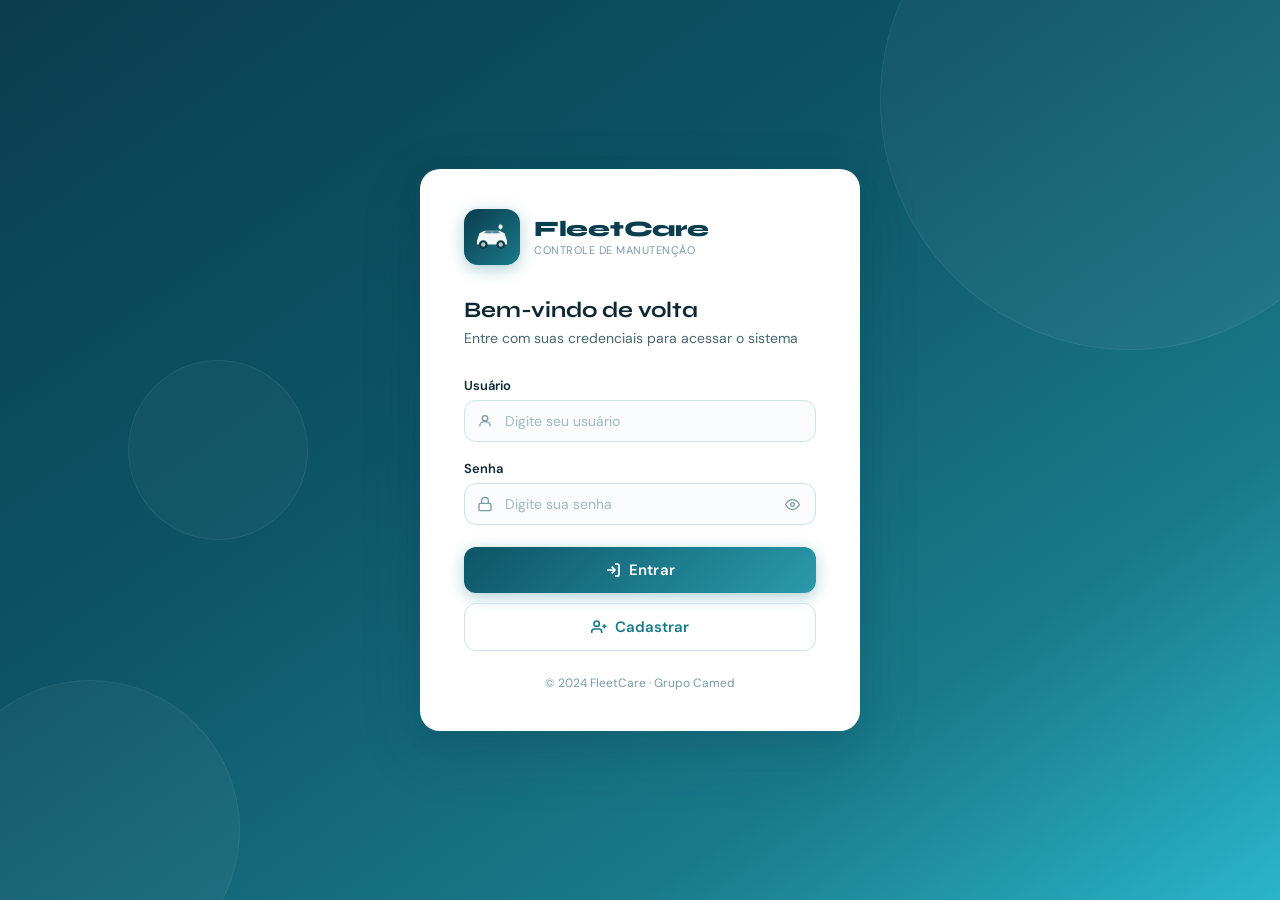
<file: login.html>
<!DOCTYPE html>
<html lang="pt-BR">
<head>
  <meta charset="UTF-8"/>
  <meta name="viewport" content="width=device-width, initial-scale=1.0"/>
  <title>FleetCare – Login</title>
  <link rel="icon" href="data:image/svg+xml,<svg xmlns='http://www.w3.org/2000/svg' viewBox='0 0 100 100'><text y='.9em' font-size='90'>🚗</text></svg>"/>
  <link href="https://fonts.googleapis.com/css2?family=Syne:wght@400;600;700;800&family=DM+Sans:ital,opsz,wght@0,9..40,300;0,9..40,400;0,9..40,500;1,9..40,300&display=swap" rel="stylesheet"/>
  <link rel="stylesheet" href="auth.css"/>
</head>
<body>
  <div class="auth-bg">
    <div class="auth-bg-shapes">
      <div class="shape shape-1"></div>
      <div class="shape shape-2"></div>
      <div class="shape shape-3"></div>
    </div>
    <div class="auth-card">
      <div class="auth-logo">
        <div class="auth-logo-icon">
          <svg viewBox="0 0 64 64" fill="none" xmlns="http://www.w3.org/2000/svg">
            <path d="M8 38 L12 26 L20 22 L44 22 L52 26 L56 38 L56 44 L8 44 Z" fill="white" opacity="0.95"/>
            <path d="M19 26 L22 22 L42 22 L45 26 Z" fill="#1a6b78" opacity="0.6"/>
            <rect x="22" y="23" width="8" height="3" rx="1" fill="#1a6b78" opacity="0.5"/>
            <rect x="34" y="23" width="8" height="3" rx="1" fill="#1a6b78" opacity="0.5"/>
            <circle cx="18" cy="44" r="7" fill="#0d3d47"/>
            <circle cx="18" cy="44" r="3.5" fill="white" opacity="0.7"/>
            <circle cx="46" cy="44" r="7" fill="#0d3d47"/>
            <circle cx="46" cy="44" r="3.5" fill="white" opacity="0.7"/>
            <g transform="translate(38,8) scale(0.55)">
              <circle cx="14" cy="14" r="5" fill="white" opacity="0.9"/>
              <path d="M14 4 L15.5 8.5 L18 7 L17 10.5 L21 11 L18.5 14 L21 17 L17 17.5 L18 21 L15.5 19.5 L14 24 L12.5 19.5 L10 21 L11 17.5 L7 17 L9.5 14 L7 11 L11 10.5 L10 7 L12.5 8.5 Z" fill="white" opacity="0.9"/>
            </g>
          </svg>
        </div>
        <div>
          <div class="auth-logo-name">FleetCare</div>
          <div class="auth-logo-sub">Controle de Manutenção</div>
        </div>
      </div>

      <div class="auth-header">
        <h1 class="auth-title">Bem-vindo de volta</h1>
        <p class="auth-desc">Entre com suas credenciais para acessar o sistema</p>
      </div>

      <div class="auth-form">
        <div class="form-group">
          <label class="form-label">Usuário</label>
          <div class="input-wrapper">
            <span class="input-icon">
              <svg width="16" height="16" viewBox="0 0 24 24" fill="none" stroke="currentColor" stroke-width="2"><circle cx="12" cy="8" r="4"/><path d="M4 20c0-4 3.6-7 8-7s8 3 8 7"/></svg>
            </span>
            <input type="text" class="form-input" id="loginUsuario" placeholder="Digite seu usuário" autocomplete="username"/>
          </div>
        </div>
        <div class="form-group">
          <label class="form-label">Senha</label>
          <div class="input-wrapper">
            <span class="input-icon">
              <svg width="16" height="16" viewBox="0 0 24 24" fill="none" stroke="currentColor" stroke-width="2"><rect x="3" y="11" width="18" height="11" rx="2"/><path d="M7 11V7a5 5 0 0 1 10 0v4"/></svg>
            </span>
            <input type="password" class="form-input" id="loginSenha" placeholder="Digite sua senha" autocomplete="current-password"/>
            <button class="toggle-pass" type="button" onclick="togglePass('loginSenha', this)" tabindex="-1">
              <svg width="15" height="15" viewBox="0 0 24 24" fill="none" stroke="currentColor" stroke-width="2"><path d="M1 12s4-8 11-8 11 8 11 8-4 8-11 8-11-8-11-8z"/><circle cx="12" cy="12" r="3"/></svg>
            </button>
          </div>
        </div>
        <div id="loginErro" class="auth-erro" style="display:none"></div>
        <div class="auth-actions">
          <button type="button" class="btn-auth btn-primary-auth" onclick="entrar()">
            <svg width="16" height="16" viewBox="0 0 24 24" fill="none" stroke="currentColor" stroke-width="2.5"><path d="M15 3h4a2 2 0 0 1 2 2v14a2 2 0 0 1-2 2h-4"/><polyline points="10 17 15 12 10 7"/><line x1="15" y1="12" x2="3" y2="12"/></svg>
            Entrar
          </button>
          <button type="button" class="btn-auth btn-outline-auth" onclick="irParaCadastro()">
            <svg width="16" height="16" viewBox="0 0 24 24" fill="none" stroke="currentColor" stroke-width="2.5"><path d="M16 21v-2a4 4 0 0 0-4-4H5a4 4 0 0 0-4 4v2"/><circle cx="8.5" cy="7" r="4"/><line x1="20" y1="8" x2="20" y2="14"/><line x1="23" y1="11" x2="17" y2="11"/></svg>
            Cadastrar
          </button>
        </div>
      </div>

      <div class="auth-footer">
        <span>© 2024 FleetCare · Grupo Camed</span>
      </div>
    </div>
  </div>
  <div class="toast" id="toast"></div>
  <script src="auth.js"></script>
</body>
</html>
</file>
<file: style.css>
/* ===================================================
   FleetCare – Controle de Manutenção
   Tema: Azul Petróleo (#1a7a8a)
   =================================================== */

:root {
  --petrol: #1a7a8a;
  --petrol-dark: #0d5566;
  --petrol-deeper: #0a3d4d;
  --petrol-light: #2a9aab;
  --petrol-pale: #e6f4f7;
  --petrol-faint: #f0f9fb;
  --accent: #f0a500;
  --success: #16a34a;
  --success-light: #dcfce7;
  --warning: #d97706;
  --warning-light: #fef3c7;
  --danger: #dc2626;
  --danger-light: #fee2e2;
  --info: #2563eb;
  --info-light: #dbeafe;
  --text: #0f2733;
  --text-muted: #4a6572;
  --text-light: #7a9aa8;
  --border: #cde4ea;
  --border-light: #e8f4f7;
  --bg: #f4f9fb;
  --surface: #ffffff;
  --shadow-sm: 0 1px 3px rgba(10,60,77,0.08), 0 1px 2px rgba(10,60,77,0.05);
  --shadow-md: 0 4px 16px rgba(10,60,77,0.10), 0 2px 6px rgba(10,60,77,0.06);
  --shadow-lg: 0 10px 36px rgba(10,60,77,0.14), 0 4px 12px rgba(10,60,77,0.08);
  --radius: 12px;
  --radius-sm: 8px;
  --radius-lg: 18px;
}

*, *::before, *::after { box-sizing: border-box; margin: 0; padding: 0; }
html { scroll-behavior: smooth; }
body { font-family: 'DM Sans', sans-serif; background: var(--bg); color: var(--text); min-height: 100vh; line-height: 1.5; }

.header { background: linear-gradient(135deg, var(--petrol-deeper) 0%, var(--petrol-dark) 50%, var(--petrol) 100%); box-shadow: 0 2px 20px rgba(10,60,77,0.3); position: sticky; top: 0; z-index: 100; }
.header-inner { max-width: 1300px; margin: 0 auto; padding: 0 24px; height: 68px; display: flex; align-items: center; gap: 24px; }

.logo { display: flex; align-items: center; gap: 12px; flex-shrink: 0; text-decoration: none; }
.logo-icon { width: 48px; height: 48px; background: rgba(255,255,255,0.12); border: 1.5px solid rgba(255,255,255,0.2); border-radius: 12px; display: flex; align-items: center; justify-content: center; padding: 6px; transition: background 0.2s; }
.logo-icon:hover { background: rgba(255,255,255,0.2); }
.logo-icon svg { width: 100%; height: 100%; }
.logo-text { display: flex; flex-direction: column; }
.logo-name { font-family: 'Syne', sans-serif; font-weight: 800; font-size: 20px; color: white; letter-spacing: -0.3px; line-height: 1.1; }
.logo-sub  { font-size: 10px; font-weight: 400; color: rgba(255,255,255,0.65); letter-spacing: 0.5px; text-transform: uppercase; }

.nav { display: flex; gap: 4px; margin-left: auto; }
.nav-btn { background: none; border: none; color: rgba(255,255,255,0.7); font-family: 'DM Sans', sans-serif; font-size: 14px; font-weight: 500; padding: 8px 16px; border-radius: 8px; cursor: pointer; transition: all 0.18s; }
.nav-btn:hover  { background: rgba(255,255,255,0.1); color: white; }
.nav-btn.active { background: rgba(255,255,255,0.15); color: white; font-weight: 600; }

.btn-primary { display: inline-flex; align-items: center; gap: 8px; background: white; color: var(--petrol-dark); font-family: 'DM Sans', sans-serif; font-weight: 600; font-size: 14px; padding: 10px 20px; border: none; border-radius: var(--radius-sm); cursor: pointer; transition: all 0.18s; white-space: nowrap; flex-shrink: 0; box-shadow: 0 2px 8px rgba(0,0,0,0.1); }
.btn-primary:hover { background: var(--petrol-faint); transform: translateY(-1px); box-shadow: 0 4px 12px rgba(0,0,0,0.15); }
.modal .btn-primary { background: var(--petrol); color: white; box-shadow: 0 2px 8px rgba(26,122,138,0.3); }
.modal .btn-primary:hover { background: var(--petrol-dark); }

.btn-secondary { display: inline-flex; align-items: center; gap: 8px; background: none; color: var(--text-muted); font-family: 'DM Sans', sans-serif; font-weight: 500; font-size: 14px; padding: 10px 20px; border: 1.5px solid var(--border); border-radius: var(--radius-sm); cursor: pointer; transition: all 0.18s; }
.btn-secondary:hover { border-color: var(--petrol); color: var(--petrol); background: var(--petrol-faint); }

.btn-icon { width: 32px; height: 32px; border: none; border-radius: 6px; cursor: pointer; display: flex; align-items: center; justify-content: center; transition: all 0.15s; }
.btn-edit   { background: var(--petrol-faint); color: var(--petrol); }
.btn-edit:hover   { background: var(--petrol); color: white; }
.btn-delete { background: var(--danger-light); color: var(--danger); }
.btn-delete:hover { background: var(--danger); color: white; }

.header-actions { display: flex; align-items: center; gap: 10px; flex-shrink: 0; }
.btn-header-mgmt {
  display: inline-flex; align-items: center; gap: 7px;
  background: rgba(255,255,255,0.12); border: 1px solid rgba(255,255,255,0.22);
  color: rgba(255,255,255,0.85); font-family: 'DM Sans', sans-serif;
  font-weight: 500; font-size: 13px; padding: 8px 14px; border-radius: var(--radius-sm);
  cursor: pointer; transition: all 0.18s; white-space: nowrap;
}
.btn-header-mgmt:hover { background: rgba(255,255,255,0.2); color: white; }

.header-user { display: flex; align-items: center; gap: 10px; margin-left: 8px; padding-left: 16px; border-left: 1px solid rgba(255,255,255,0.15); }
.header-user-avatar { width: 32px; height: 32px; border-radius: 50%; background: rgba(255,255,255,0.2); border: 1.5px solid rgba(255,255,255,0.3); color: white; font-family: 'Syne', sans-serif; font-weight: 700; font-size: 13px; display: flex; align-items: center; justify-content: center; flex-shrink: 0; }
.header-user-name { font-size: 13px; color: rgba(255,255,255,0.85); font-weight: 500; max-width: 120px; white-space: nowrap; overflow: hidden; text-overflow: ellipsis; }
.btn-logout { display: flex; align-items: center; gap: 6px; background: rgba(255,255,255,0.1); border: 1px solid rgba(255,255,255,0.2); color: rgba(255,255,255,0.8); font-family: 'DM Sans', sans-serif; font-size: 12px; font-weight: 500; padding: 6px 12px; border-radius: 7px; cursor: pointer; transition: all 0.18s; white-space: nowrap; }
.btn-logout:hover { background: rgba(220,38,38,0.25); border-color: rgba(220,38,38,0.4); color: white; }

.main { max-width: 1300px; margin: 0 auto; padding: 32px 24px; }

.section { display: none; animation: fadeIn 0.3s ease; }
.section.active { display: block; }
@keyframes fadeIn { from{opacity:0;transform:translateY(6px)} to{opacity:1;transform:translateY(0)} }

.page-header { display: flex; align-items: flex-start; justify-content: space-between; margin-bottom: 28px; gap: 16px; }
.page-title  { font-family: 'Syne', sans-serif; font-weight: 700; font-size: 28px; color: var(--petrol-deeper); line-height: 1.1; }
.page-sub    { color: var(--text-muted); font-size: 14px; margin-top: 4px; }
.date-badge  { display: flex; align-items: center; gap: 6px; background: var(--surface); border: 1.5px solid var(--border); padding: 8px 14px; border-radius: 8px; font-size: 13px; color: var(--text-muted); white-space: nowrap; box-shadow: var(--shadow-sm); }

.kpi-grid { display: grid; grid-template-columns: repeat(4, 1fr); gap: 16px; margin-bottom: 24px; }
.kpi-card  { background: var(--surface); border-radius: var(--radius); padding: 22px 20px; display: flex; align-items: center; gap: 16px; box-shadow: var(--shadow-sm); border: 1.5px solid var(--border-light); transition: transform 0.2s, box-shadow 0.2s; }
.kpi-card:hover { transform: translateY(-2px); box-shadow: var(--shadow-md); }
.kpi-icon  { width: 48px; height: 48px; border-radius: 12px; display: flex; align-items: center; justify-content: center; flex-shrink: 0; }
.kpi-icon svg { width: 22px; height: 22px; }
.kpi-primary .kpi-icon { background: var(--petrol-pale);   color: var(--petrol); }
.kpi-success .kpi-icon { background: var(--success-light); color: var(--success); }
.kpi-warning .kpi-icon { background: var(--warning-light); color: var(--warning); }
.kpi-info    .kpi-icon { background: var(--info-light);    color: var(--info); }
.kpi-data  { display: flex; flex-direction: column; }
.kpi-value { font-family: 'Syne', sans-serif; font-weight: 700; font-size: 26px; color: var(--text); line-height: 1.1; }
.kpi-label { font-size: 12px; color: var(--text-muted); margin-top: 3px; font-weight: 400; }

.charts-row { display: grid; grid-template-columns: 1fr 1fr; gap: 20px; }
.card { background: var(--surface); border-radius: var(--radius); box-shadow: var(--shadow-sm); border: 1.5px solid var(--border-light); overflow: hidden; }
.card-header { padding: 20px 22px 16px; border-bottom: 1.5px solid var(--border-light); }
.card-title  { font-family: 'Syne', sans-serif; font-weight: 600; font-size: 16px; color: var(--petrol-deeper); }

.chart-container { padding: 20px 22px; display: flex; flex-direction: column; gap: 12px; }
.chart-bar-row   { display: flex; align-items: center; gap: 10px; font-size: 13px; }
.chart-bar-label { width: 110px; flex-shrink: 0; color: var(--text-muted); font-size: 12px; text-align: right; }
.chart-bar-track { flex: 1; height: 10px; background: var(--border-light); border-radius: 99px; overflow: hidden; }
.chart-bar-fill  { height: 100%; border-radius: 99px; transition: width 0.6s cubic-bezier(.4,0,.2,1); }
.chart-bar-value { width: 70px; flex-shrink: 0; font-size: 12px; font-weight: 600; color: var(--petrol); }
.chart-empty     { text-align: center; color: var(--text-light); font-size: 13px; padding: 24px 0; }

.lista-ultimas { padding: 8px 0; }
.manut-item { display: flex; align-items: center; gap: 12px; padding: 12px 22px; border-bottom: 1px solid var(--border-light); transition: background 0.15s; }
.manut-item:last-child { border-bottom: none; }
.manut-item:hover { background: var(--petrol-faint); }
.manut-dot  { width: 10px; height: 10px; border-radius: 50%; flex-shrink: 0; }
.manut-info { flex: 1; min-width: 0; }
.manut-veiculo { font-size: 13px; font-weight: 600; color: var(--text); white-space: nowrap; overflow: hidden; text-overflow: ellipsis; }
.manut-tipo    { font-size: 11px; color: var(--text-muted); margin-top: 1px; }
.manut-custo   { font-size: 13px; font-weight: 700; color: var(--petrol); white-space: nowrap; }
.manut-data    { font-size: 11px; color: var(--text-light); text-align: right; white-space: nowrap; }

.filters { display: flex; gap: 10px; align-items: center; }
.filter-select, .filter-input { font-family: 'DM Sans', sans-serif; font-size: 14px; padding: 9px 14px; border: 1.5px solid var(--border); border-radius: var(--radius-sm); background: var(--surface); color: var(--text); outline: none; transition: border 0.18s; box-shadow: var(--shadow-sm); }
.filter-select:focus, .filter-input:focus { border-color: var(--petrol); }
.filter-input { width: 260px; }

.table-wrapper { overflow-x: auto; }
.data-table { width: 100%; border-collapse: collapse; font-size: 14px; }
.data-table thead tr { background: var(--petrol-faint); }
.data-table th { padding: 13px 16px; text-align: left; font-family: 'Syne', sans-serif; font-weight: 600; font-size: 12px; text-transform: uppercase; letter-spacing: 0.5px; color: var(--petrol); white-space: nowrap; border-bottom: 2px solid var(--border); }
.data-table td { padding: 13px 16px; border-bottom: 1px solid var(--border-light); color: var(--text); vertical-align: middle; }
.data-table tbody tr { transition: background 0.12s; }
.data-table tbody tr:hover { background: var(--petrol-faint); }
.data-table tbody tr:last-child td { border-bottom: none; }
.td-actions { display: flex; gap: 6px; justify-content: flex-end; }

.badge { display: inline-flex; align-items: center; gap: 5px; padding: 4px 10px; border-radius: 20px; font-size: 11px; font-weight: 600; letter-spacing: 0.3px; white-space: nowrap; }
.badge::before { content: ''; width: 6px; height: 6px; border-radius: 50%; background: currentColor; }
.badge-success { background: var(--success-light); color: var(--success); }
.badge-warning { background: var(--warning-light); color: var(--warning); }
.badge-info    { background: var(--info-light);    color: var(--info); }
.badge-petrol  { background: var(--petrol-pale);   color: var(--petrol); }

.empty-state { display: flex; flex-direction: column; align-items: center; gap: 14px; padding: 60px 24px; color: var(--text-light); }
.empty-state svg { opacity: 0.35; }
.empty-state p   { font-size: 15px; color: var(--text-muted); }

.veiculos-grid { display: grid; grid-template-columns: repeat(auto-fill, minmax(280px, 1fr)); gap: 18px; }
.veiculo-card  { background: var(--surface); border-radius: var(--radius); padding: 22px; border: 1.5px solid var(--border-light); box-shadow: var(--shadow-sm); transition: transform 0.2s, box-shadow 0.2s; }
.veiculo-card:hover { transform: translateY(-2px); box-shadow: var(--shadow-md); }
.veiculo-card-header { display: flex; align-items: flex-start; justify-content: space-between; margin-bottom: 14px; }
.veiculo-icon  { width: 44px; height: 44px; background: var(--petrol-pale); border-radius: 10px; display: flex; align-items: center; justify-content: center; color: var(--petrol); }
.veiculo-modelo { font-family: 'Syne', sans-serif; font-weight: 700; font-size: 16px; color: var(--text); }
.veiculo-placa  { font-size: 12px; background: var(--petrol-pale); color: var(--petrol); font-weight: 700; padding: 3px 10px; border-radius: 6px; letter-spacing: 1px; margin-top: 4px; display: inline-block; }
.veiculo-meta   { margin-top: 14px; padding-top: 14px; border-top: 1px solid var(--border-light); display: grid; grid-template-columns: 1fr 1fr; gap: 8px; }
.veiculo-meta-item  { display: flex; flex-direction: column; }
.veiculo-meta-label { font-size: 10px; text-transform: uppercase; letter-spacing: 0.5px; color: var(--text-light); font-weight: 500; }
.veiculo-meta-value { font-size: 13px; font-weight: 500; color: var(--text); margin-top: 2px; }
.veiculo-manut-count { margin-top: 12px; font-size: 12px; color: var(--text-muted); display: flex; align-items: center; gap: 6px; }
.veiculo-card-actions { display: flex; gap: 8px; margin-top: 14px; }

.modal-overlay { position: fixed; inset: 0; background: rgba(10,40,55,0.45); backdrop-filter: blur(3px); display: none; align-items: center; justify-content: center; z-index: 200; padding: 20px; }
.modal-overlay.open { display: flex; animation: overlayIn 0.2s ease; }
@keyframes overlayIn { from{opacity:0} to{opacity:1} }

.modal    { background: var(--surface); border-radius: var(--radius-lg); width: 100%; max-width: 660px; max-height: 90vh; overflow-y: auto; box-shadow: var(--shadow-lg); animation: modalIn 0.25s cubic-bezier(.34,1.3,.64,1); }
.modal-sm { max-width: 520px; }
@keyframes modalIn { from{opacity:0;transform:scale(0.92) translateY(20px)} to{opacity:1;transform:scale(1) translateY(0)} }

.modal-header     { padding: 24px 26px 16px; position: sticky; top: 0; background: var(--surface); z-index: 1; border-bottom: 1.5px solid var(--border-light); }
.modal-title-row  { display: flex; align-items: center; justify-content: space-between; }
.modal-title      { font-family: 'Syne', sans-serif; font-weight: 700; font-size: 20px; color: var(--petrol-deeper); }
.modal-close      { width: 34px; height: 34px; border: none; background: var(--bg); border-radius: 8px; cursor: pointer; display: flex; align-items: center; justify-content: center; color: var(--text-muted); transition: all 0.15s; }
.modal-close:hover { background: var(--danger-light); color: var(--danger); }
.modal-body   { padding: 24px 26px; }
.modal-footer { padding: 16px 26px 24px; display: flex; justify-content: flex-end; gap: 10px; border-top: 1.5px solid var(--border-light); }

.form-grid  { display: grid; grid-template-columns: 1fr 1fr; gap: 18px; }
.form-group { display: flex; flex-direction: column; gap: 6px; }
.form-full  { grid-column: 1 / -1; }
.form-label { font-size: 13px; font-weight: 600; color: var(--text); }
.form-input { font-family: 'DM Sans', sans-serif; font-size: 14px; padding: 10px 14px; border: 1.5px solid var(--border); border-radius: var(--radius-sm); background: var(--surface); color: var(--text); outline: none; transition: border 0.18s, box-shadow 0.18s; width: 100%; }
.form-input:focus { border-color: var(--petrol); box-shadow: 0 0 0 3px rgba(26,122,138,0.12); }
.form-textarea { resize: vertical; min-height: 80px; }

.toast { position: fixed; bottom: 28px; right: 28px; background: var(--petrol-deeper); color: white; font-family: 'DM Sans', sans-serif; font-size: 14px; font-weight: 500; padding: 13px 20px; border-radius: 10px; box-shadow: 0 8px 28px rgba(10,60,77,0.3); transform: translateY(80px); opacity: 0; transition: all 0.3s cubic-bezier(.34,1.2,.64,1); z-index: 300; pointer-events: none; max-width: 320px; }
.toast.show { transform: translateY(0); opacity: 1; }

@media (max-width: 900px) {
  .kpi-grid { grid-template-columns: repeat(2, 1fr); }
  .charts-row { grid-template-columns: 1fr; }
  .nav { display: none; }
  .filter-input { width: 180px; }
  .header-user-name { display: none; }
  .btn-header-mgmt span { display: none; }
}
@media (max-width: 600px) {
  .kpi-grid { grid-template-columns: 1fr 1fr; }
  .header-inner { padding: 0 16px; gap: 12px; }
  .main { padding: 20px 16px; }
  .page-header { flex-direction: column; align-items: flex-start; }
  .filters { flex-wrap: wrap; }
  .form-grid { grid-template-columns: 1fr; }
  .form-full { grid-column: 1; }
  .modal { border-radius: var(--radius); }
}
</file>
<file: auth.css>
/* ===================================================
   FleetCare – Auth Pages (Login + Cadastro)
   =================================================== */

:root {
  --petrol: #1a7a8a;
  --petrol-dark: #0d5566;
  --petrol-deeper: #0a3d4d;
  --petrol-light: #2a9aab;
  --petrol-pale: #e6f4f7;
  --petrol-faint: #f0f9fb;
  --danger: #dc2626;
  --danger-light: #fee2e2;
  --text: #0f2733;
  --text-muted: #4a6572;
  --text-light: #7a9aa8;
  --border: #cde4ea;
  --surface: #ffffff;
  --shadow-lg: 0 20px 60px rgba(10,60,77,0.18), 0 8px 24px rgba(10,60,77,0.1);
  --radius: 12px;
  --radius-lg: 20px;
}

*, *::before, *::after { box-sizing: border-box; margin: 0; padding: 0; }
html { scroll-behavior: smooth; }

body {
  font-family: 'DM Sans', sans-serif;
  min-height: 100vh;
  display: flex;
  align-items: center;
  justify-content: center;
  overflow-x: hidden;
}

.auth-bg {
  position: fixed; inset: 0;
  background: linear-gradient(145deg, var(--petrol-deeper) 0%, var(--petrol-dark) 40%, var(--petrol) 75%, #2ab5ca 100%);
  display: flex; align-items: center; justify-content: center;
  padding: 20px; overflow: hidden;
}

.auth-bg-shapes { position: absolute; inset: 0; pointer-events: none; }

.shape {
  position: absolute; border-radius: 50%;
  background: rgba(255,255,255,0.04);
  border: 1px solid rgba(255,255,255,0.06);
}
.shape-1 { width: 500px; height: 500px; top: -150px; right: -100px; animation: float1 12s ease-in-out infinite; }
.shape-2 { width: 300px; height: 300px; bottom: -80px; left: -60px;  animation: float2 9s  ease-in-out infinite; }
.shape-3 { width: 180px; height: 180px; top: 40%; left: 10%; background: rgba(255,255,255,0.03); animation: float1 15s ease-in-out infinite reverse; }

@keyframes float1 { 0%,100%{transform:translate(0,0) scale(1)} 50%{transform:translate(-20px,20px) scale(1.03)} }
@keyframes float2 { 0%,100%{transform:translate(0,0) rotate(0deg)} 50%{transform:translate(15px,-15px) rotate(5deg)} }

.auth-card {
  position: relative; background: var(--surface);
  border-radius: var(--radius-lg); padding: 40px 44px;
  width: 100%; max-width: 440px;
  box-shadow: var(--shadow-lg);
  animation: cardIn 0.5s cubic-bezier(.34,1.2,.64,1); z-index: 1;
}
.auth-card-wide { max-width: 560px; }

@keyframes cardIn { from{opacity:0;transform:translateY(30px) scale(0.96)} to{opacity:1;transform:translateY(0) scale(1)} }

.auth-logo { display: flex; align-items: center; gap: 14px; margin-bottom: 32px; }

.auth-logo-icon {
  width: 56px; height: 56px;
  background: linear-gradient(135deg, var(--petrol-deeper), var(--petrol));
  border-radius: 14px; display: flex; align-items: center; justify-content: center;
  padding: 8px; box-shadow: 0 4px 16px rgba(26,122,138,0.35);
}
.auth-logo-icon svg { width: 100%; height: 100%; }

.auth-logo-name { font-family: 'Syne', sans-serif; font-weight: 800; font-size: 22px; color: var(--petrol-deeper); letter-spacing: -0.3px; line-height: 1.1; }
.auth-logo-sub  { font-size: 11px; color: var(--text-light); letter-spacing: 0.5px; text-transform: uppercase; margin-top: 2px; }

.auth-header { margin-bottom: 28px; }
.auth-title  { font-family: 'Syne', sans-serif; font-weight: 700; font-size: 22px; color: var(--text); line-height: 1.2; }
.auth-desc   { font-size: 14px; color: var(--text-muted); margin-top: 5px; line-height: 1.5; }

.auth-form { display: flex; flex-direction: column; gap: 18px; }

.form-grid-2 { display: grid; grid-template-columns: 1fr 1fr; gap: 18px; }
.form-span-2 { grid-column: 1 / -1; }
.form-group  { display: flex; flex-direction: column; gap: 6px; }
.form-label  { font-size: 13px; font-weight: 600; color: var(--text); }
.form-optional { font-weight: 400; color: var(--text-light); font-size: 12px; }
.form-hint   { font-size: 11px; color: var(--text-light); margin-top: 2px; }

.input-wrapper { position: relative; display: flex; align-items: center; }

.input-icon {
  position: absolute; left: 13px; color: var(--text-light);
  display: flex; align-items: center; pointer-events: none;
}

.form-input {
  font-family: 'DM Sans', sans-serif; font-size: 14px; width: 100%;
  padding: 11px 40px 11px 40px;
  border: 1.5px solid var(--border); border-radius: var(--radius);
  background: #fafcfd; color: var(--text); outline: none;
  transition: border 0.18s, box-shadow 0.18s, background 0.18s;
}
.form-input::placeholder { color: #a0b8c2; }
.form-input:focus { border-color: var(--petrol); background: white; box-shadow: 0 0 0 3px rgba(26,122,138,0.12); }
.form-input.error { border-color: var(--danger); box-shadow: 0 0 0 3px rgba(220,38,38,0.1); }

.toggle-pass {
  position: absolute; right: 12px; background: none; border: none;
  cursor: pointer; color: var(--text-light);
  display: flex; align-items: center; padding: 4px; border-radius: 6px; transition: color 0.15s;
}
.toggle-pass:hover  { color: var(--petrol); }
.toggle-pass.active { color: var(--petrol); }

.senha-forte { display: flex; align-items: center; gap: 8px; margin-top: 4px; }
.senha-barra { flex: 1; height: 4px; background: var(--border); border-radius: 99px; overflow: hidden; }
.senha-barra-fill { height: 100%; border-radius: 99px; transition: width 0.3s, background 0.3s; }
.senha-label { font-size: 11px; font-weight: 600; white-space: nowrap; }

.auth-erro {
  background: var(--danger-light); color: var(--danger);
  font-size: 13px; font-weight: 500; padding: 10px 14px;
  border-radius: var(--radius); border: 1px solid #fca5a5;
  animation: erroIn 0.2s ease;
}
@keyframes erroIn { from{opacity:0;transform:translateY(-4px)} to{opacity:1;transform:translateY(0)} }

.auth-actions { display: flex; flex-direction: column; gap: 10px; margin-top: 4px; }
.auth-actions-2 { flex-direction: row; justify-content: space-between; }

.btn-auth {
  display: flex; align-items: center; justify-content: center; gap: 8px;
  font-family: 'DM Sans', sans-serif; font-size: 15px; font-weight: 600;
  padding: 13px 24px; border-radius: var(--radius);
  cursor: pointer; transition: all 0.18s; border: none; letter-spacing: 0.1px;
}

.btn-primary-auth {
  background: linear-gradient(135deg, var(--petrol-dark), var(--petrol-light));
  color: white; box-shadow: 0 4px 16px rgba(26,122,138,0.35); flex: 1;
}
.btn-primary-auth:hover { transform: translateY(-1px); box-shadow: 0 6px 20px rgba(26,122,138,0.45); background: linear-gradient(135deg, var(--petrol-deeper), var(--petrol)); }
.btn-primary-auth:active { transform: translateY(0); }

.btn-outline-auth {
  background: transparent; color: var(--petrol);
  border: 1.5px solid var(--border); flex: 1;
}
.btn-outline-auth:hover { border-color: var(--petrol); background: var(--petrol-faint); transform: translateY(-1px); }

.auth-footer { margin-top: 24px; text-align: center; font-size: 12px; color: var(--text-light); }
.auth-link { color: var(--petrol); font-weight: 600; text-decoration: none; transition: color 0.15s; }
.auth-link:hover { color: var(--petrol-dark); text-decoration: underline; }

.toast {
  position: fixed; bottom: 28px; right: 28px;
  background: var(--petrol-deeper); color: white;
  font-family: 'DM Sans', sans-serif; font-size: 14px; font-weight: 500;
  padding: 13px 20px; border-radius: 10px;
  box-shadow: 0 8px 28px rgba(10,60,77,0.3);
  transform: translateY(80px); opacity: 0;
  transition: all 0.3s cubic-bezier(.34,1.2,.64,1);
  z-index: 300; pointer-events: none; max-width: 320px;
}
.toast.show { transform: translateY(0); opacity: 1; }

@media (max-width: 600px) {
  .auth-card      { padding: 28px 22px; }
  .auth-card-wide { padding: 28px 22px; }
  .form-grid-2    { grid-template-columns: 1fr; }
  .form-span-2    { grid-column: 1; }
  .auth-actions-2 { flex-direction: column-reverse; }
}
</file>
<file: cadastros.css>
/* =====================================================
   FleetCare – Cadastros (Veículo + Serviço)
   ===================================================== */

:root {
  --petrol: #1a7a8a;
  --petrol-dark: #0d5566;
  --petrol-deeper: #0a3d4d;
  --petrol-light: #2a9aab;
  --petrol-pale: #e6f4f7;
  --petrol-faint: #f0f9fb;
  --danger: #dc2626;
  --danger-light: #fee2e2;
  --text: #0f2733;
  --text-muted: #4a6572;
  --text-light: #7a9aa8;
  --border: #cde4ea;
  --border-light: #e8f4f7;
  --bg: #f4f9fb;
  --surface: #ffffff;
  --shadow-sm: 0 1px 3px rgba(10,60,77,0.08);
  --shadow-md: 0 4px 16px rgba(10,60,77,0.10);
  --radius: 12px;
  --radius-sm: 8px;
}

/* ── HEADER ── */
.cad-header {
  background: linear-gradient(135deg, var(--petrol-deeper) 0%, var(--petrol-dark) 50%, var(--petrol) 100%);
  box-shadow: 0 2px 20px rgba(10,60,77,0.3);
  position: sticky; top: 0; z-index: 100;
}

.cad-header-inner {
  max-width: 900px; margin: 0 auto;
  padding: 0 24px; height: 64px;
  display: flex; align-items: center; justify-content: space-between;
}

.cad-back-btn {
  display: flex; align-items: center; gap: 8px;
  background: rgba(255,255,255,0.12);
  border: 1px solid rgba(255,255,255,0.2);
  color: white; font-family: 'DM Sans', sans-serif;
  font-size: 13px; font-weight: 500;
  padding: 8px 16px; border-radius: 8px;
  cursor: pointer; transition: all 0.18s;
}
.cad-back-btn:hover { background: rgba(255,255,255,0.2); }

/* ── PAGE ── */
.cad-page { background: var(--bg); min-height: calc(100vh - 64px); padding: 32px 20px; }
.cad-container { max-width: 900px; margin: 0 auto; }

/* ── TITLE AREA ── */
.cad-title-area {
  display: flex; align-items: center; gap: 16px; margin-bottom: 24px;
}
.cad-icon-box {
  width: 52px; height: 52px;
  background: var(--petrol);
  border-radius: 14px;
  display: flex; align-items: center; justify-content: center;
  color: white; flex-shrink: 0;
  box-shadow: 0 4px 14px rgba(26,122,138,0.35);
}
.cad-title {
  font-family: 'Syne', sans-serif; font-weight: 700;
  font-size: 24px; color: var(--petrol-deeper); line-height: 1.1;
}
.cad-subtitle { font-size: 14px; color: var(--text-muted); margin-top: 3px; }

/* ── CARD ── */
.cad-card {
  background: var(--surface);
  border-radius: var(--radius);
  border: 1.5px solid var(--border-light);
  box-shadow: var(--shadow-sm);
  padding: 26px 28px;
}

.cad-section-title {
  font-family: 'Syne', sans-serif; font-weight: 600;
  font-size: 14px; color: var(--petrol);
  text-transform: uppercase; letter-spacing: 0.5px;
  margin-bottom: 20px;
  padding-bottom: 12px;
  border-bottom: 1.5px solid var(--border-light);
}

/* ── FORM GRID ── */
.cad-form-grid {
  display: grid; grid-template-columns: 1fr 1fr; gap: 18px;
}
.cad-span-2 { grid-column: 1 / -1; }

.form-group { display: flex; flex-direction: column; gap: 6px; }
.form-label { font-size: 13px; font-weight: 600; color: var(--text); }
.form-input {
  font-family: 'DM Sans', sans-serif; font-size: 14px;
  padding: 10px 14px;
  border: 1.5px solid var(--border);
  border-radius: var(--radius-sm);
  background: var(--surface); color: var(--text);
  outline: none; transition: border 0.18s, box-shadow 0.18s; width: 100%;
}
.form-input:focus { border-color: var(--petrol); box-shadow: 0 0 0 3px rgba(26,122,138,0.12); }

/* ── ACTIONS ── */
.cad-form-actions {
  display: flex; gap: 12px; justify-content: flex-end;
  margin-top: 24px; padding-top: 20px;
  border-top: 1.5px solid var(--border-light);
}

/* ── ADD BUTTON (+ marca) ── */
.cad-btn-add {
  width: 42px; height: 42px; flex-shrink: 0;
  background: var(--petrol); color: white;
  border: none; border-radius: var(--radius-sm);
  cursor: pointer; display: flex; align-items: center; justify-content: center;
  transition: background 0.18s;
}
.cad-btn-add:hover { background: var(--petrol-dark); }

/* ── TABLE ── */
.cad-table-wrapper { overflow-x: auto; }
.cad-table { width: 100%; border-collapse: collapse; font-size: 14px; }
.cad-table thead tr { background: var(--petrol-faint); }
.cad-table th {
  padding: 12px 14px; text-align: left;
  font-family: 'Syne', sans-serif; font-weight: 600;
  font-size: 11px; text-transform: uppercase; letter-spacing: 0.5px;
  color: var(--petrol); border-bottom: 2px solid var(--border);
}
.cad-table td {
  padding: 12px 14px; border-bottom: 1px solid var(--border-light);
  color: var(--text); vertical-align: middle;
}
.cad-table tbody tr:hover { background: var(--petrol-faint); }
.cad-table tbody tr:last-child td { border-bottom: none; }

.cad-placa {
  font-family: monospace; font-size: 12px; font-weight: 700;
  background: var(--petrol-pale); color: var(--petrol);
  padding: 3px 8px; border-radius: 4px; letter-spacing: 1px;
}

.cad-tipo-badge {
  display: inline-block; padding: 3px 10px;
  border-radius: 20px; font-size: 11px; font-weight: 600;
}

.cad-btn-del {
  width: 30px; height: 30px;
  background: var(--danger-light); color: var(--danger);
  border: none; border-radius: 6px;
  cursor: pointer; display: flex; align-items: center; justify-content: center;
  transition: all 0.15s;
}
.cad-btn-del:hover { background: var(--danger); color: white; }

/* ── EMPTY ── */
.cad-empty {
  display: flex; flex-direction: column; align-items: center;
  gap: 10px; padding: 40px 20px; color: var(--text-light);
}
.cad-empty svg { opacity: 0.3; }
.cad-empty p { font-size: 14px; color: var(--text-muted); }

/* ── MODAL ── */
.modal-overlay {
  position: fixed; inset: 0;
  background: rgba(10,40,55,0.45);
  backdrop-filter: blur(3px);
  display: none; align-items: center; justify-content: center;
  z-index: 200; padding: 20px;
}
.modal-overlay.open { display: flex; animation: overlayIn 0.2s ease; }
@keyframes overlayIn { from{opacity:0} to{opacity:1} }

.cad-modal {
  background: var(--surface); border-radius: 16px;
  width: 100%; max-width: 400px;
  box-shadow: 0 20px 60px rgba(10,60,77,0.2);
  animation: modalIn 0.25s cubic-bezier(.34,1.3,.64,1);
}
@keyframes modalIn { from{opacity:0;transform:scale(0.92) translateY(20px)} to{opacity:1;transform:scale(1) translateY(0)} }

.cad-modal-header {
  padding: 20px 22px 16px;
  border-bottom: 1.5px solid var(--border-light);
  display: flex; align-items: center; justify-content: space-between;
}
.cad-modal-header h3 {
  font-family: 'Syne', sans-serif; font-weight: 700;
  font-size: 18px; color: var(--petrol-deeper);
}
.modal-close-btn {
  width: 32px; height: 32px; border: none;
  background: var(--bg); border-radius: 7px;
  cursor: pointer; display: flex; align-items: center; justify-content: center;
  color: var(--text-muted); transition: all 0.15s;
}
.modal-close-btn:hover { background: var(--danger-light); color: var(--danger); }

.cad-modal-body   { padding: 20px 22px; }
.cad-modal-footer { padding: 16px 22px 20px; display: flex; gap: 10px; border-top: 1.5px solid var(--border-light); }

/* ── SPIN ── */
@keyframes spin { from{transform:rotate(0deg)} to{transform:rotate(360deg)} }

/* ── RESPONSIVE ── */
@media (max-width: 600px) {
  .cad-form-grid { grid-template-columns: 1fr; }
  .cad-span-2    { grid-column: 1; }
  .cad-card      { padding: 18px 16px; }
  .cad-form-actions { flex-direction: column-reverse; }
}

/* ── GERENCIAR USUÁRIOS ── */
.gu-btn-novo {
  display: inline-flex; align-items: center; gap: 8px;
  background: var(--petrol); color: white;
  font-family: 'DM Sans', sans-serif; font-weight: 600; font-size: 14px;
  padding: 11px 22px; border: none; border-radius: var(--radius-sm);
  cursor: pointer; transition: all 0.18s; white-space: nowrap;
  box-shadow: 0 2px 10px rgba(26,122,138,0.35);
  flex-shrink: 0;
}
.gu-btn-novo:hover { background: var(--petrol-dark); transform: translateY(-1px); }

.gu-btn-editar {
  display: inline-flex; align-items: center; gap: 6px;
  background: var(--petrol-pale); color: var(--petrol);
  font-family: 'DM Sans', sans-serif; font-size: 13px; font-weight: 500;
  padding: 6px 12px; border: none; border-radius: 6px;
  cursor: pointer; transition: all 0.15s; height: 30px;
}
.gu-btn-editar:hover { background: var(--petrol); color: white; }

@media (max-width: 600px) {
  .cad-title-area { flex-direction: column; align-items: flex-start; gap: 14px; }
  .gu-btn-novo { width: 100%; justify-content: center; }
}
</file>
